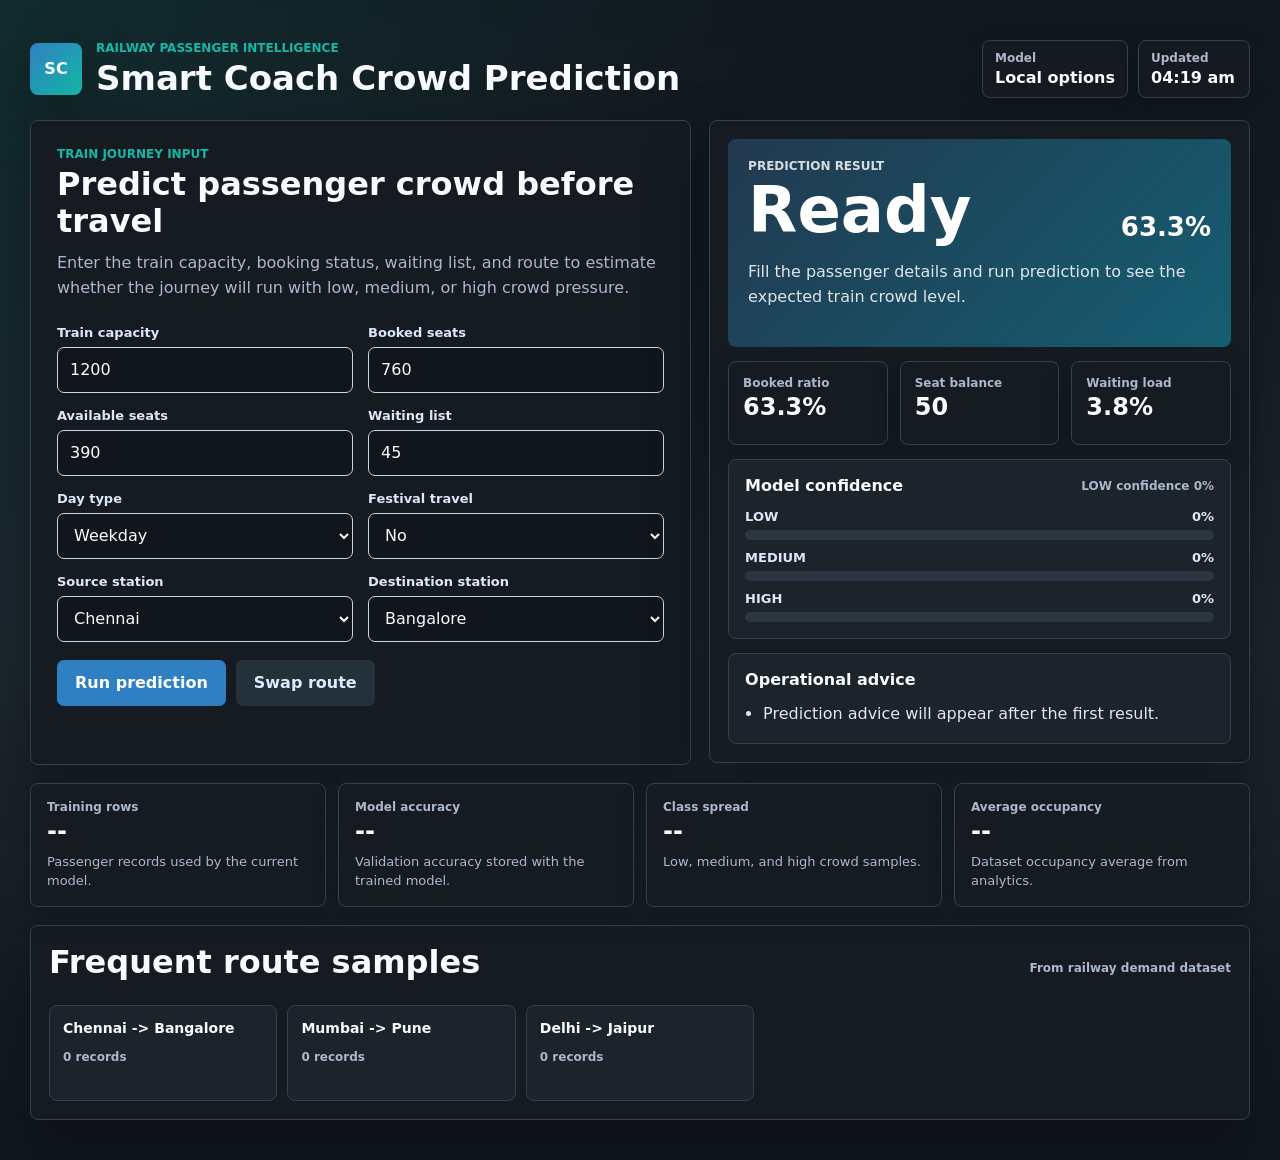
<file: Day 7/web/index.html>
<!DOCTYPE html>
<html lang="en">
<head>
    <meta charset="UTF-8" />
    <meta name="viewport" content="width=device-width, initial-scale=1.0" />
    <title>Smart Coach Passenger Crowd Prediction</title>
    <link rel="stylesheet" href="style.css?v=20260602-2" />
</head>
<body>
    <div class="app-shell">
        <header class="topbar">
            <div class="brand">
                <div class="brand-mark">SC</div>
                <div>
                    <p class="eyebrow">Railway passenger intelligence</p>
                    <h1>Smart Coach Crowd Prediction</h1>
                </div>
            </div>
            <div class="status-strip">
                <div>
                    <span>Model</span>
                    <strong id="modelStatus">Loading</strong>
                </div>
                <div>
                    <span>Updated</span>
                    <strong id="clock">--:--</strong>
                </div>
            </div>
        </header>

        <main class="workspace">
            <section class="predictor-panel">
                <div class="panel-heading">
                    <p class="eyebrow">Train journey input</p>
                    <h2>Predict passenger crowd before travel</h2>
                    <p>
                        Enter the train capacity, booking status, waiting list, and route to estimate whether the journey
                        will run with low, medium, or high crowd pressure.
                    </p>
                </div>

                <form id="predictionForm" class="prediction-form">
                    <div class="form-grid">
                        <label class="field">
                            <span>Train capacity</span>
                            <input id="trainCapacity" name="train_capacity" type="number" min="1" value="1200" required />
                        </label>
                        <label class="field">
                            <span>Booked seats</span>
                            <input id="bookedSeats" name="booked_seats" type="number" min="0" value="760" required />
                        </label>
                        <label class="field">
                            <span>Available seats</span>
                            <input id="availableSeats" name="available_seats" type="number" min="0" value="390" required />
                        </label>
                        <label class="field">
                            <span>Waiting list</span>
                            <input id="waitingList" name="waiting_list_count" type="number" min="0" value="45" required />
                        </label>
                        <label class="field">
                            <span>Day type</span>
                            <select id="dayType" name="day_type" required></select>
                        </label>
                        <label class="field">
                            <span>Festival travel</span>
                            <select id="festivalFlag" name="festival_flag" required></select>
                        </label>
                        <label class="field">
                            <span>Source station</span>
                            <select id="sourceStation" name="source_station" required></select>
                        </label>
                        <label class="field">
                            <span>Destination station</span>
                            <select id="destinationStation" name="destination_station" required></select>
                        </label>
                    </div>

                    <div class="form-footer">
                        <button type="submit" id="predictButton">Run prediction</button>
                        <button type="button" id="swapRouteButton" class="ghost-button">Swap route</button>
                    </div>
                    <p id="formMessage" class="form-message" role="status"></p>
                </form>
            </section>

            <section class="result-panel" aria-live="polite">
                <div class="result-card" id="resultCard" data-level="idle">
                    <p class="eyebrow">Prediction result</p>
                    <div class="result-value">
                        <span id="predictionLabel">Ready</span>
                        <strong id="occupancyValue">--%</strong>
                    </div>
                    <p id="resultSummary">
                        Fill the passenger details and run prediction to see the expected train crowd level.
                    </p>
                </div>

                <div class="insight-grid">
                    <div class="mini-stat">
                        <span>Booked ratio</span>
                        <strong id="bookedRatio">--%</strong>
                    </div>
                    <div class="mini-stat">
                        <span>Seat balance</span>
                        <strong id="seatBalance">--</strong>
                    </div>
                    <div class="mini-stat">
                        <span>Waiting load</span>
                        <strong id="waitingLoad">--%</strong>
                    </div>
                </div>

                <div class="probability-panel">
                    <div class="section-title">
                        <h3>Model confidence</h3>
                        <span id="confidenceLabel">Awaiting prediction</span>
                    </div>
                    <div id="probabilityList" class="probability-list"></div>
                </div>

                <div class="advice-panel">
                    <h3>Operational advice</h3>
                    <ul id="adviceList">
                        <li>Prediction advice will appear after the first result.</li>
                    </ul>
                </div>
            </section>
        </main>

        <section class="context-grid">
            <article class="context-card">
                <span>Training rows</span>
                <strong id="trainingRows">--</strong>
                <p>Passenger records used by the current model.</p>
            </article>
            <article class="context-card">
                <span>Model accuracy</span>
                <strong id="modelAccuracy">--</strong>
                <p>Validation accuracy stored with the trained model.</p>
            </article>
            <article class="context-card">
                <span>Class spread</span>
                <strong id="classSpread">--</strong>
                <p>Low, medium, and high crowd samples.</p>
            </article>
            <article class="context-card">
                <span>Average occupancy</span>
                <strong id="averageOccupancy">--</strong>
                <p>Dataset occupancy average from analytics.</p>
            </article>
        </section>

        <section class="routes-panel">
            <div class="section-title">
                <h2>Frequent route samples</h2>
                <span>From railway demand dataset</span>
            </div>
            <div id="routeList" class="route-list"></div>
        </section>
    </div>

    <script src="script.js?v=20260602-2"></script>
</body>
</html>
</file>
<file: Day 7/web/style.css>
:root {
    --bg: #10161c;
    --ink: #f8fbff;
    --muted: #aab8cc;
    --line: #34414f;
    --panel: #151b21;
    --panel-soft: #1c232b;
    --rail: #2f80c2;
    --teal: #14b8a6;
    --blue: #4c8fe8;
    --amber: #f2a541;
    --red: #ff5c5c;
    --green: #36c47a;
    --shadow: 0 22px 60px rgba(0, 0, 0, 0.34);
}

* {
    box-sizing: border-box;
}

body {
    min-height: 100vh;
    margin: 0;
    color: var(--ink);
    background:
        linear-gradient(135deg, rgba(20, 184, 166, 0.13), transparent 34%),
        linear-gradient(180deg, #11171d 0%, #1d252c 56%, #11171d 100%);
    font-family: Inter, ui-sans-serif, system-ui, -apple-system, BlinkMacSystemFont, "Segoe UI", sans-serif;
}

button,
input,
select {
    font: inherit;
}

.app-shell {
    width: min(1220px, calc(100% - 32px));
    margin: 0 auto;
    padding: 24px 0 40px;
}

.topbar {
    display: flex;
    align-items: center;
    justify-content: space-between;
    gap: 18px;
    padding: 16px 0 22px;
}

.brand {
    display: flex;
    align-items: center;
    gap: 14px;
}

.brand-mark {
    width: 52px;
    height: 52px;
    border-radius: 8px;
    display: grid;
    place-items: center;
    color: #fff;
    background: linear-gradient(135deg, var(--rail), var(--teal));
    font-weight: 800;
    letter-spacing: 0;
    box-shadow: var(--shadow);
}

.eyebrow {
    margin: 0 0 5px;
    color: var(--teal);
    font-size: 12px;
    font-weight: 800;
    text-transform: uppercase;
    letter-spacing: 0;
}

h1,
h2,
h3,
p {
    margin-top: 0;
}

h1 {
    margin-bottom: 0;
    font-size: clamp(22px, 4vw, 34px);
    line-height: 1.1;
}

h2 {
    margin-bottom: 10px;
    font-size: clamp(22px, 3vw, 32px);
    line-height: 1.15;
}

h3 {
    margin-bottom: 0;
    font-size: 16px;
}

.status-strip {
    display: flex;
    gap: 10px;
    flex-wrap: wrap;
}

.status-strip div,
.mini-stat,
.context-card {
    border: 1px solid var(--line);
    background: rgba(21, 27, 33, 0.86);
    box-shadow: 0 10px 28px rgba(0, 0, 0, 0.18);
}

.status-strip div {
    min-width: 112px;
    padding: 10px 12px;
    border-radius: 8px;
}

.status-strip span,
.mini-stat span,
.context-card span {
    display: block;
    color: var(--muted);
    font-size: 12px;
    font-weight: 700;
}

.status-strip strong,
.mini-stat strong,
.context-card strong {
    display: block;
    margin-top: 3px;
}

.workspace {
    display: grid;
    grid-template-columns: minmax(0, 1.1fr) minmax(360px, 0.9fr);
    gap: 18px;
    align-items: start;
}

.predictor-panel,
.result-panel,
.routes-panel {
    border: 1px solid var(--line);
    border-radius: 8px;
    background: var(--panel);
    box-shadow: var(--shadow);
}

.predictor-panel {
    padding: 26px;
}

.panel-heading {
    max-width: 760px;
}

.panel-heading p:last-child {
    color: var(--muted);
    line-height: 1.6;
}

.prediction-form {
    margin-top: 24px;
}

.form-grid {
    display: grid;
    grid-template-columns: repeat(2, minmax(0, 1fr));
    gap: 15px;
}

.field {
    display: grid;
    gap: 7px;
}

.field span {
    color: #dce7f7;
    font-size: 13px;
    font-weight: 800;
}

.field input,
.field select {
    width: 100%;
    height: 46px;
    border: 1px solid #cbd5e1;
    border-radius: 7px;
    padding: 0 12px;
    color: var(--ink);
    background: #10161c;
}

.field input:focus,
.field select:focus {
    border-color: var(--blue);
    box-shadow: 0 0 0 3px rgba(34, 100, 209, 0.13);
    outline: none;
}

.form-footer {
    display: flex;
    gap: 10px;
    margin-top: 18px;
    flex-wrap: wrap;
}

button {
    min-height: 46px;
    border: 0;
    border-radius: 7px;
    padding: 0 18px;
    cursor: pointer;
    font-weight: 800;
}

#predictButton {
    color: #fff;
    background: var(--rail);
}

#predictButton:hover {
    background: #0f2c43;
}

.ghost-button {
    color: #dcecff;
    background: #24313b;
}

.form-message {
    min-height: 20px;
    margin: 12px 0 0;
    color: var(--red);
    font-size: 13px;
    font-weight: 700;
}

.result-panel {
    display: grid;
    gap: 14px;
    padding: 18px;
}

.result-card {
    min-height: 208px;
    border-radius: 8px;
    padding: 20px;
    color: #fff;
    background: linear-gradient(135deg, #21394f, #155e72);
}

.result-card[data-level="LOW"] {
    background: linear-gradient(135deg, #17613c, #0f9f8f);
}

.result-card[data-level="MEDIUM"] {
    background: linear-gradient(135deg, #8f5416, #d9822b);
}

.result-card[data-level="HIGH"] {
    background: linear-gradient(135deg, #8f1f2b, #d64545);
}

.result-card .eyebrow {
    color: rgba(255, 255, 255, 0.82);
}

.result-value {
    display: flex;
    align-items: flex-end;
    justify-content: space-between;
    gap: 18px;
}

.result-value span {
    font-size: clamp(38px, 7vw, 64px);
    font-weight: 900;
    line-height: 1;
}

.result-value strong {
    font-size: 26px;
}

.result-card p:last-child {
    max-width: 520px;
    margin: 18px 0 0;
    color: rgba(255, 255, 255, 0.86);
    line-height: 1.55;
}

.insight-grid,
.context-grid {
    display: grid;
    gap: 12px;
}

.insight-grid {
    grid-template-columns: repeat(3, minmax(0, 1fr));
}

.mini-stat {
    min-height: 84px;
    border-radius: 8px;
    padding: 14px;
}

.mini-stat strong {
    font-size: 24px;
}

.probability-panel,
.advice-panel {
    border: 1px solid var(--line);
    border-radius: 8px;
    padding: 16px;
    background: var(--panel-soft);
}

.section-title {
    display: flex;
    align-items: center;
    justify-content: space-between;
    gap: 12px;
    margin-bottom: 14px;
}

.section-title span {
    color: var(--muted);
    font-size: 12px;
    font-weight: 800;
}

.probability-list {
    display: grid;
    gap: 10px;
}

.probability-row {
    display: grid;
    gap: 6px;
}

.probability-head {
    display: flex;
    justify-content: space-between;
    color: #dce7f7;
    font-size: 13px;
    font-weight: 800;
}

.probability-track {
    height: 10px;
    overflow: hidden;
    border-radius: 99px;
    background: #2b3642;
}

.probability-fill {
    height: 100%;
    width: 0;
    border-radius: inherit;
    background: var(--blue);
    transition: width 280ms ease;
}

.advice-panel ul {
    margin: 12px 0 0;
    padding-left: 18px;
    color: #dce7f7;
    line-height: 1.6;
}

.context-grid {
    grid-template-columns: repeat(4, minmax(0, 1fr));
    margin-top: 18px;
}

.context-card {
    border-radius: 8px;
    padding: 16px;
}

.context-card strong {
    font-size: 24px;
}

.context-card p {
    margin: 8px 0 0;
    color: var(--muted);
    font-size: 13px;
    line-height: 1.45;
}

.routes-panel {
    margin-top: 18px;
    padding: 18px;
}

.route-list {
    display: grid;
    grid-template-columns: repeat(5, minmax(0, 1fr));
    gap: 10px;
}

.route-item {
    min-height: 96px;
    border: 1px solid var(--line);
    border-radius: 8px;
    padding: 13px;
    background: var(--panel-soft);
}

.route-item strong {
    display: block;
    margin-bottom: 8px;
    font-size: 14px;
    line-height: 1.35;
}

.route-item span {
    color: var(--muted);
    font-size: 12px;
    font-weight: 800;
}

@media (max-width: 980px) {
    .workspace {
        grid-template-columns: 1fr;
    }

    .context-grid,
    .route-list {
        grid-template-columns: repeat(2, minmax(0, 1fr));
    }
}

@media (max-width: 660px) {
    .app-shell {
        width: min(100% - 22px, 1220px);
        padding-top: 14px;
    }

    .topbar,
    .brand,
    .section-title,
    .result-value {
        align-items: flex-start;
        flex-direction: column;
    }

    .status-strip,
    .status-strip div,
    .form-footer button {
        width: 100%;
    }

    .form-grid,
    .insight-grid,
    .context-grid,
    .route-list {
        grid-template-columns: 1fr;
    }

    .predictor-panel {
        padding: 18px;
    }
}
</file>
